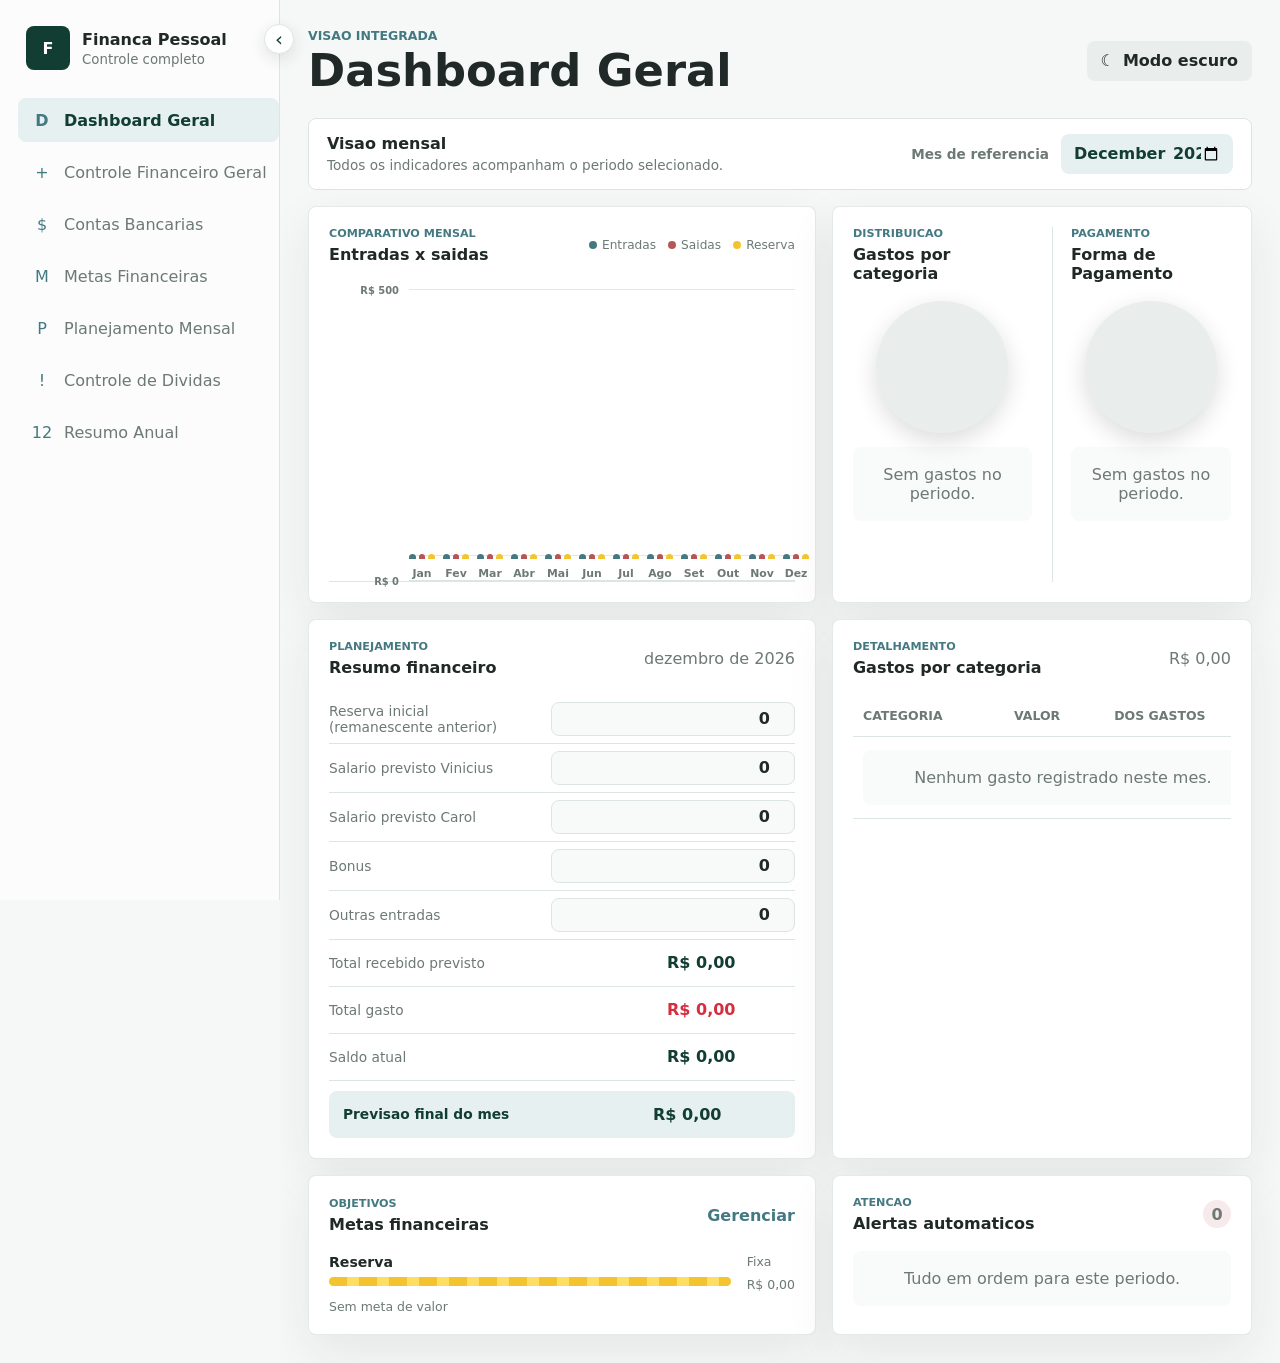
<file: index.html>
<!doctype html>
<html lang="pt-BR">
  <head>
    <meta charset="UTF-8" />
    <meta name="viewport" content="width=device-width, initial-scale=1.0" />
    <title>Financa Pessoal</title>
    <link rel="stylesheet" href="styles.css?v=20260622-10" />
  </head>
  <body>
    <div class="app-shell">
      <aside class="sidebar" aria-label="Abas da planilha">
        <button class="sidebar-toggle" id="sidebarToggle" type="button" aria-label="Recolher menu lateral" title="Recolher menu lateral">
          <span aria-hidden="true">&#8249;</span>
        </button>
        <div class="brand">
          <span class="brand-mark">F</span>
          <div>
            <strong>Financa Pessoal</strong>
            <small>Controle completo</small>
          </div>
        </div>

        <nav class="tabs" id="tabs"></nav>
      </aside>

      <main class="workspace">
        <header class="topbar">
          <div>
            <p class="eyebrow">Visao integrada</p>
            <h1 id="pageTitle">Dashboard Geral</h1>
          </div>
          <div class="top-actions">
            <button class="theme-btn" id="themeToggle" type="button" aria-pressed="false" title="Ativar modo escuro">
              <span class="theme-icon" aria-hidden="true">&#9790;</span>
              <span id="themeLabel">Modo escuro</span>
            </button>
          </div>
        </header>

        <section class="view is-active" id="dashboard" aria-labelledby="Dashboard Geral">
          <div class="dashboard-toolbar">
            <div>
              <strong>Visao mensal</strong>
              <span>Todos os indicadores acompanham o periodo selecionado.</span>
            </div>
            <label class="month-filter">
              <span>Mes de referencia</span>
              <input type="month" id="dashboardMonth" />
            </label>
          </div>

          <div class="dashboard-layout">
            <article class="panel dashboard-flow">
              <div class="panel-head">
                <div>
                  <p class="panel-kicker">Comparativo mensal</p>
                  <h2>Entradas x saidas</h2>
                </div>
                <div class="chart-legend">
                  <span><i class="legend-dot income-dot"></i>Entradas</span>
                  <span><i class="legend-dot expense-dot"></i>Saidas</span>
                  <span><i class="legend-dot reserve-dot"></i>Reserva</span>
                </div>
              </div>
              <div class="annual-bar-chart dashboard-annual-chart" id="flowChart"></div>
            </article>

            <article class="panel dashboard-pies">
              <div class="pie-block">
                <div class="panel-head">
                  <div>
                    <p class="panel-kicker">Distribuicao</p>
                    <h2>Gastos por categoria</h2>
                  </div>
                </div>
                <div class="pie-content">
                  <div class="donut-chart" id="categoryPie"><span>R$ 0</span></div>
                  <div class="pie-legend" id="categoryLegend"></div>
                </div>
              </div>
              <div class="pie-block">
                <div class="panel-head">
                  <div>
                    <p class="panel-kicker">Pagamento</p>
                    <h2>Forma de Pagamento</h2>
                  </div>
                </div>
                <div class="pie-content">
                  <div class="donut-chart" id="paymentPie"><span>R$ 0</span></div>
                  <div class="pie-legend" id="paymentLegend"></div>
                </div>
              </div>
            </article>

            <article class="panel dashboard-summary">
              <div class="panel-head">
                <div>
                  <p class="panel-kicker">Planejamento</p>
                  <h2>Resumo financeiro</h2>
                </div>
                <span id="summaryMonthLabel"></span>
              </div>
              <div class="finance-summary" id="financeSummary">
                <label class="summary-row editable">
                  <span>Reserva inicial (remanescente anterior)</span>
                  <input type="number" step="0.01" data-plan-field="previousRemainder" />
                </label>
                <label class="summary-row editable">
                  <span>Salario previsto Vinicius</span>
                  <input type="number" step="0.01" data-plan-field="viniciusSalary" />
                </label>
                <label class="summary-row editable">
                  <span>Salario previsto Carol</span>
                  <input type="number" step="0.01" data-plan-field="carolSalary" />
                </label>
                <label class="summary-row editable">
                  <span>Bonus</span>
                  <input type="number" step="0.01" data-plan-field="bonus" />
                </label>
                <label class="summary-row editable">
                  <span>Outras entradas</span>
                  <input type="number" step="0.01" data-plan-field="otherIncome" />
                </label>
                <div class="summary-row total">
                  <span>Total recebido previsto</span>
                  <strong id="summaryReceived">R$ 0,00</strong>
                </div>
                <div class="summary-row">
                  <span>Total gasto</span>
                  <strong class="negative" id="summarySpent">R$ 0,00</strong>
                </div>
                <div class="summary-row total">
                  <span>Saldo atual</span>
                  <strong id="summaryBalance">R$ 0,00</strong>
                </div>
                <div class="summary-row forecast">
                  <span>Previsao final do mes</span>
                  <strong id="summaryForecast">R$ 0,00</strong>
                </div>
              </div>
            </article>

            <article class="panel dashboard-categories">
              <div class="panel-head">
                <div>
                  <p class="panel-kicker">Detalhamento</p>
                  <h2>Gastos por categoria</h2>
                </div>
                <span id="categoryTableTotal"></span>
              </div>
              <div class="table-wrap">
                <table class="compact-table">
                  <thead>
                    <tr>
                      <th>Categoria</th>
                      <th>Valor</th>
                      <th>Dos gastos</th>
                    </tr>
                  </thead>
                  <tbody id="categoryTable"></tbody>
                </table>
              </div>
            </article>

            <article class="panel dashboard-goals">
              <div class="panel-head">
                <div>
                  <p class="panel-kicker">Objetivos</p>
                  <h2>Metas financeiras</h2>
                </div>
                <button class="text-btn" data-jump="goals" type="button">Gerenciar</button>
              </div>
              <div class="dashboard-goal-list" id="dashboardGoals"></div>
            </article>

            <article class="panel dashboard-alerts">
              <div class="panel-head">
                <div>
                  <p class="panel-kicker">Atencao</p>
                  <h2>Alertas automaticos</h2>
                </div>
                <span class="alert-count" id="alertCount">0</span>
              </div>
              <div class="dashboard-alert-list" id="dashboardAlerts"></div>
            </article>
          </div>
        </section>

        <section class="view" id="transactions">
          <article class="panel transaction-panel">
            <div class="panel-head">
              <div>
                <p class="panel-kicker">Base central</p>
                <h2>Controle Financeiro Geral</h2>
              </div>
              <span id="transactionTotal"></span>
            </div>
            <form class="smart-entry-form" id="transactionForm">
              <label>
                <span>Data</span>
                <input type="date" name="date" required />
              </label>
              <label>
                <span>Tipo</span>
                <select name="type" required>
                  <option value="expense" selected>Saida</option>
                  <option value="income">Entrada</option>
                </select>
              </label>
              <label class="field-wide">
                <span>Descricao</span>
                <input name="description" placeholder="Ex.: Compra do mes" required />
              </label>
              <label>
                <span>Categoria</span>
                <select name="category" id="transactionCategory" required>
                  <option value="" selected disabled>--</option>
                  <option value="Mercado">Mercado</option>
                  <option value="Alimenta&ccedil;&atilde;o">Alimenta&ccedil;&atilde;o</option>
                  <option value="Transporte">Transporte</option>
                  <option value="Entretenimento">Entretenimento</option>
                  <option value="Lazer">Lazer</option>
                  <option value="D&iacute;vidas">D&iacute;vidas</option>
                  <option value="Contas">Contas</option>
                  <option value="Sa&uacute;de">Sa&uacute;de</option>
                  <option value="Cuidados Pessoais">Cuidados Pessoais</option>
                  <option value="Pets">Pets</option>
                  <option value="Presentes">Presentes</option>
                  <option value="Outros">Outros</option>
                </select>
              </label>
              <label class="other-category-field is-hidden" id="otherCategoryField">
                <span>Descreva a categoria</span>
                <input name="otherCategory" id="otherCategoryInput" placeholder="Ex.: Curso" />
              </label>
              <label class="conditional-entry-field is-hidden" id="dueDateField">
                <span>Data de vencimento</span>
                <input type="date" name="dueDate" id="dueDateInput" disabled />
              </label>
              <label>
                <span>Valor total</span>
                <input type="number" name="amount" min="0.01" step="0.01" placeholder="R$ 0,00" required />
              </label>
              <label>
                <span>Forma de pagamento</span>
                <select name="payment" id="paymentSelect" required>
                  <option value="Pix">Pix</option>
                  <option value="Assa&iacute;">Assa&iacute;</option>
                  <option value="Inter">Inter</option>
                  <option value="Nubank">Nubank</option>
                  <option value="D&eacute;bito Vinicius">D&eacute;bito Vinicius</option>
                  <option value="D&eacute;bito Carol">D&eacute;bito Carol</option>
                </select>
              </label>
              <label class="conditional-entry-field is-hidden" id="installmentField">
                <span>Parcelado</span>
                <select name="installment" id="installmentSelect" required>
                  <option value="Nao">N&atilde;o</option>
                  <option value="Sim">Sim</option>
                </select>
              </label>
              <label class="conditional-entry-field is-hidden" id="installmentCountField">
                <span>Quantidade de parcelas</span>
                <input type="number" name="installmentCount" id="installmentCount" min="2" max="120" value="2" disabled required />
              </label>
              <label>
                <span>Status</span>
                <select name="status" required>
                  <option value="paid">Pago</option>
                  <option value="pending">Pendente</option>
                </select>
              </label>
              <label>
                <span>Recorrente</span>
                <select name="recurring" id="recurringSelect" required>
                  <option value="Nao">N&atilde;o</option>
                  <option value="Sim">Sim</option>
                </select>
              </label>
              <label>
                <span>Gastos por terceiro</span>
                <select name="thirdParty" id="thirdPartySelect" required>
                  <option value="Nao">N&atilde;o</option>
                  <option value="Sim">Sim</option>
                </select>
              </label>
              <label class="conditional-entry-field is-hidden" id="thirdPartyNameField">
                <span>Nome do terceiro</span>
                <select name="thirdPartyName" id="thirdPartyName" disabled>
                  <option value="Mae">M&atilde;e</option>
                  <option value="Outros">Outros</option>
                </select>
              </label>
              <div class="form-submit">
                <small id="installmentPreview">Um unico lancamento sera criado.</small>
                <button class="primary-btn" type="submit">Adicionar lancamento</button>
              </div>
            </form>
            <div class="monthly-tables" id="transactionsTable"></div>
          </article>
        </section>

        <section class="view" id="accounts">
          <div class="bank-month-toolbar">
            <div>
              <strong>Periodo dos cartoes</strong>
              <span>Os valores e gastos abaixo consideram apenas o mes selecionado.</span>
            </div>
            <label>
              <span>Mes de referencia</span>
              <input type="month" id="bankMonthFilter" />
            </label>
          </div>

          <div class="bank-summary">
            <div>
              <p class="panel-kicker">Consolidado</p>
              <h2>Resumo geral bancario</h2>
            </div>
            <span>Atualizado automaticamente pelos lancamentos pagos</span>
            <div class="bank-summary-metrics bank-summary-single">
              <div><small>Saldo final</small><strong class="negative" id="accountsTotal">R$ 0,00</strong></div>
            </div>
          </div>

          <div class="bank-cards" id="accountsCards">
            <div class="bank-card-column">
              <article class="bank-card bank-assai" data-bank-card="Assai">
                <button class="bank-menu-button" data-bank-menu="Assai" type="button" aria-label="Opcoes do cartao Assai" title="Mais opcoes">&#8942;</button>
                <div class="bank-card-head">
                  <span class="bank-monogram">A</span>
                  <div><p>Cartao de credito</p><h2>Assa&iacute;</h2></div>
                </div>
                <div class="bank-card-balance"><span>Saldo final</span><strong data-bank-balance>R$ 0,00</strong></div>
                <div class="bank-card-dates">
                  <div><span>Fechamento do cartao</span><strong data-bank-closing-date>--/--/--</strong></div>
                  <div><span>Vencimento da fatura</span><strong data-bank-due-date>--/--/--</strong></div>
                </div>
              </article>
              <label class="bank-invoice-status">
                <span>Status da fatura</span>
                <select data-bank-invoice-status="Assai">
                  <option value="pending">Pendente</option>
                  <option value="paid">Pago</option>
                </select>
              </label>
              <details class="bank-expense-details" data-bank-details="Assai">
                <summary><span>Gastos no Assa&iacute;</span><strong data-bank-expense-count>0</strong></summary>
                <div class="bank-expense-list" data-bank-expense-list></div>
              </details>
            </div>

            <div class="bank-card-column">
              <article class="bank-card bank-inter" data-bank-card="Inter">
                <button class="bank-menu-button" data-bank-menu="Inter" type="button" aria-label="Opcoes do cartao Inter" title="Mais opcoes">&#8942;</button>
                <div class="bank-card-head">
                  <span class="bank-monogram">I</span>
                  <div><p>Cartao de credito</p><h2>Inter</h2></div>
                </div>
                <div class="bank-card-balance"><span>Saldo final</span><strong data-bank-balance>R$ 0,00</strong></div>
                <div class="bank-card-dates">
                  <div><span>Fechamento do cartao</span><strong data-bank-closing-date>--/--/--</strong></div>
                  <div><span>Vencimento da fatura</span><strong data-bank-due-date>--/--/--</strong></div>
                </div>
              </article>
              <label class="bank-invoice-status">
                <span>Status da fatura</span>
                <select data-bank-invoice-status="Inter">
                  <option value="pending">Pendente</option>
                  <option value="paid">Pago</option>
                </select>
              </label>
              <details class="bank-expense-details" data-bank-details="Inter">
                <summary><span>Gastos no Inter</span><strong data-bank-expense-count>0</strong></summary>
                <div class="bank-expense-list" data-bank-expense-list></div>
              </details>
            </div>

            <div class="bank-card-column">
              <article class="bank-card bank-nubank" data-bank-card="Nubank">
                <button class="bank-menu-button" data-bank-menu="Nubank" type="button" aria-label="Opcoes do cartao Nubank" title="Mais opcoes">&#8942;</button>
                <div class="bank-card-head">
                  <span class="bank-monogram">N</span>
                  <div><p>Cartao de credito</p><h2>Nubank</h2></div>
                </div>
                <div class="bank-card-balance"><span>Saldo final</span><strong data-bank-balance>R$ 0,00</strong></div>
                <div class="bank-card-dates">
                  <div><span>Fechamento do cartao</span><strong data-bank-closing-date>--/--/--</strong></div>
                  <div><span>Vencimento da fatura</span><strong data-bank-due-date>--/--/--</strong></div>
                </div>
              </article>
              <label class="bank-invoice-status">
                <span>Status da fatura</span>
                <select data-bank-invoice-status="Nubank">
                  <option value="pending">Pendente</option>
                  <option value="paid">Pago</option>
                </select>
              </label>
              <details class="bank-expense-details" data-bank-details="Nubank">
                <summary><span>Gastos no Nubank</span><strong data-bank-expense-count>0</strong></summary>
                <div class="bank-expense-list" data-bank-expense-list></div>
              </details>
            </div>
          </div>

        </section>

        <section class="view" id="goals">
          <div class="goals-layout">
            <div class="goals-main">
              <article class="panel">
                <div class="panel-head">
                  <div>
                    <p class="panel-kicker">Objetivos</p>
                    <h2>Metas financeiras</h2>
                  </div>
                  <span id="goalsTotal"></span>
                </div>
                <div class="table-wrap">
                  <table class="goals-table">
                    <thead>
                      <tr>
                        <th>Nome da meta</th>
                        <th>Valor alvo</th>
                        <th>Valor atual</th>
                        <th>Depositado no ultimo mes</th>
                        <th>Progresso</th>
                        <th>Barra visual</th>
                        <th></th>
                      </tr>
                    </thead>
                    <tbody id="goalList"></tbody>
                  </table>
                </div>
              </article>

              <article class="panel goal-movement-panel">
                <div class="panel-head">
                  <div>
                    <p class="panel-kicker">Movimentacao</p>
                    <h2>Adicionar valor para metas</h2>
                  </div>
                  <span>Atualiza o progresso automaticamente</span>
                </div>
                <form class="goal-movement-form" id="goalMovementForm">
                  <label>
                    <span>Meta</span>
                    <select name="goalId" id="goalMovementSelect" required></select>
                  </label>
                  <label>
                    <span>Movimento</span>
                    <select name="operation" required>
                      <option value="add">Adicionar valor</option>
                      <option value="remove">Retirar valor</option>
                    </select>
                  </label>
                  <label>
                    <span>Valor</span>
                    <input type="number" name="amount" min="0.01" step="0.01" placeholder="R$ 0,00" required />
                  </label>
                  <label>
                    <span>Quem adicionou</span>
                    <select name="person" required>
                      <option value="Carol">Carol</option>
                      <option value="Vinicius">Vinicius</option>
                    </select>
                  </label>
                  <label>
                    <span>Data</span>
                    <input type="date" name="date" id="goalMovementDate" required />
                  </label>
                  <div class="new-goal-fields is-hidden" id="newGoalFields">
                    <label>
                      <span>Nome da nova meta</span>
                      <input name="newGoalName" placeholder="Ex.: Reforma" />
                    </label>
                    <label>
                      <span>Valor alvo</span>
                      <input type="number" name="newGoalTarget" min="1" step="0.01" placeholder="R$ 0,00" />
                    </label>
                  </div>
                  <button class="primary-btn" type="submit">Salvar movimento</button>
                </form>
              </article>
            </div>

            <aside class="wishlist-panel" id="wishlistPanel">
              <button class="wishlist-collapse-button" id="wishlistCollapseButton" type="button" aria-label="Minimizar wishlist" title="Minimizar wishlist">&gt;</button>
              <div class="wishlist-collapsed-label" aria-hidden="true">
                <span>W</span><span>I</span><span>S</span><span>H</span><span>L</span><span>I</span><span>S</span><span>T</span>
              </div>
              <div class="wishlist-content">
              <div class="panel-head">
                <div>
                  <p class="panel-kicker">Desejos</p>
                  <h2>Wishlist</h2>
                </div>
                <span id="wishlistCount">0 itens</span>
              </div>

              <details class="wishlist-add">
                <summary>Adicionar item</summary>
                <form id="wishlistForm">
                  <input type="hidden" name="id" />
                  <label>
                    <span>Objetivo</span>
                    <input name="objective" placeholder="Ex.: Notebook" required />
                  </label>
                  <label>
                    <span>Valor</span>
                    <input type="number" name="value" min="0" step="0.01" placeholder="Opcional" />
                  </label>
                  <label>
                    <span>Responsavel</span>
                    <select name="responsible" required>
                      <option value="Carol">Carol</option>
                      <option value="Vinicius">Vinicius</option>
                    </select>
                  </label>
                  <label>
                    <span>Link do site</span>
                    <input type="url" name="link" placeholder="https://..." />
                  </label>
                  <label>
                    <span>Foto (URL)</span>
                    <input type="url" name="photo" placeholder="https://..." />
                  </label>
                  <button class="primary-btn" type="submit">Salvar item</button>
                </form>
              </details>

              <div class="wishlist-list" id="wishlistList"></div>
              </div>
            </aside>
          </div>
        </section>

        <section class="view" id="planning">
          <article class="panel">
            <div class="panel-head">
              <div>
                <p class="panel-kicker">Orcamento</p>
                <h2>Planejamento mensal</h2>
              </div>
              <label class="planning-month-filter">
                <span>Mes de referencia</span>
                <input type="month" id="planningMonthFilter" />
              </label>
            </div>
            <div class="planning-summary">
              <div><span>Total planejado</span><strong id="budgetPlannedTotal">R$ 0,00</strong></div>
              <div><span>Total realizado</span><strong id="budgetRealizedTotal">R$ 0,00</strong></div>
              <div><span>Diferença</span><strong id="budgetDifferenceTotal">R$ 0,00</strong></div>
            </div>
            <form class="entry-form compact planning-entry" id="budgetForm">
              <select name="category" id="budgetCategorySelect" required></select>
              <input type="number" name="planned" min="0" step="0.01" placeholder="Valor planejado" required />
              <button class="primary-btn" type="submit">Adicionar planejamento</button>
            </form>
            <div class="table-wrap">
              <table class="planning-table">
                <thead>
                  <tr>
                    <th>Categoria</th>
                    <th>Valor planejado</th>
                    <th>Valor realizado</th>
                    <th>Diferença</th>
                    <th>Consumo</th>
                    <th>Status</th>
                    <th></th>
                  </tr>
                </thead>
                <tbody id="budgetTable"></tbody>
              </table>
            </div>
          </article>
        </section>

        <section class="view" id="debts">
          <article class="panel debt-panel">
            <div class="panel-head">
              <div>
                <p class="panel-kicker">Compromissos</p>
                <h2>Controle de dividas</h2>
              </div>
              <span id="debtTotal"></span>
            </div>
            <form class="debt-entry-form" id="debtForm">
              <label>
                <span>Nome da divida</span>
                <input name="name" placeholder="Ex.: Financiamento" required />
              </label>
              <label>
                <span>Para quem devemos pagar</span>
                <input name="creditor" placeholder="Credor" required />
              </label>
              <label>
                <span>Valor total</span>
                <input type="number" name="total" min="0.01" step="0.01" required />
              </label>
              <label>
                <span>Numero de parcelas</span>
                <input type="number" name="installmentCount" min="1" max="600" required />
              </label>
              <label>
                <span>Parcela atual</span>
                <input type="number" name="currentInstallment" min="0" value="0" required />
              </label>
              <label>
                <span>Primeira parcela</span>
                <input type="date" name="startDate" required />
              </label>
              <button class="primary-btn" type="submit">Adicionar divida</button>
            </form>
            <div class="table-wrap">
              <table class="debt-table">
                <thead>
                  <tr>
                    <th>Nome da divida</th>
                    <th>Para quem pagar</th>
                    <th>Valor total</th>
                    <th>Numero de parcelas</th>
                    <th>Parcela atual</th>
                    <th>Valor da parcela</th>
                    <th>Valor pago atual</th>
                    <th>Previsao de quitacao</th>
                  </tr>
                </thead>
                <tbody id="debtCards"></tbody>
              </table>
            </div>
          </article>
        </section>

        <section class="view" id="annual">
          <div class="annual-toolbar">
            <div>
              <strong>Visao anual consolidada</strong>
              <span>Entradas, saidas e evolucao financeira do periodo.</span>
            </div>
            <label>
              <span>Ano de referencia</span>
              <select id="annualYearFilter"></select>
            </label>
          </div>

          <div class="annual-summary-grid">
            <article class="annual-metric">
              <span>Total de entradas</span>
              <strong class="positive" id="annualIncomeTotal">R$ 0,00</strong>
              <small>Receitas registradas no ano</small>
            </article>
            <article class="annual-metric">
              <span>Total de saidas</span>
              <strong class="negative" id="annualExpenseTotal">R$ 0,00</strong>
              <small>Despesas registradas no ano</small>
            </article>
            <article class="annual-metric">
              <span>Metas atingidas</span>
              <strong id="annualGoalsReached">0</strong>
              <small id="annualGoalsCaption">Nenhuma meta cadastrada</small>
            </article>
          </div>

          <div class="annual-charts-grid">
            <article class="panel">
              <div class="panel-head">
                <div>
                  <p class="panel-kicker">Comparativo mensal</p>
                  <h2>Entradas x saidas</h2>
                </div>
                <div class="chart-legend">
                  <span><i class="legend-dot income-dot"></i>Entradas</span>
                  <span><i class="legend-dot expense-dot"></i>Saidas</span>
                </div>
              </div>
              <div class="annual-bar-chart" id="annualBarChart"></div>
            </article>

            <article class="panel">
              <div class="panel-head">
                <div>
                  <p class="panel-kicker">Patrimonio</p>
                  <h2>Evolucao do saldo acumulado</h2>
                </div>
                <strong id="annualFinalBalance">R$ 0,00</strong>
              </div>
              <div class="annual-line-chart" id="annualLineChart"></div>
            </article>
          </div>

          <article class="panel annual-table-panel">
            <div class="panel-head">
              <div>
                <p class="panel-kicker">Detalhamento</p>
                <h2>Resumo mensal</h2>
              </div>
              <span id="annualYear"></span>
            </div>
            <div class="table-wrap">
              <table>
                <thead>
                  <tr>
                    <th>Mes</th>
                    <th>Receitas</th>
                    <th>Despesas</th>
                    <th>Resultado</th>
                    <th>Economia</th>
                  </tr>
                </thead>
                <tbody id="annualTable"></tbody>
              </table>
            </div>
          </article>
        </section>
      </main>
    </div>

    <div class="row-action-menu" id="rowActionMenu" hidden>
      <button type="button" data-row-action="edit">Editar</button>
      <button type="button" data-row-action="remove">Remover</button>
      <button class="danger-option" type="button" data-row-action="remove-recurring">Remover recorrente</button>
    </div>

    <div class="row-action-menu" id="goalActionMenu" hidden>
      <button type="button" data-goal-action="edit">Editar</button>
      <button class="danger-option" type="button" data-goal-action="remove">Remover</button>
    </div>

    <div class="row-action-menu" id="budgetActionMenu" hidden>
      <button type="button" data-budget-action="edit">Editar</button>
      <button class="danger-option" type="button" data-budget-action="remove">Remover</button>
    </div>

    <div class="row-action-menu" id="bankActionMenu" hidden>
      <button type="button" data-bank-action="edit">Editar</button>
    </div>

    <dialog class="edit-dialog goal-edit-dialog" id="editBudgetDialog">
      <form method="dialog" id="editBudgetForm">
        <div class="dialog-head">
          <div>
            <p class="panel-kicker">Planejamento</p>
            <h2>Editar planejamento</h2>
          </div>
          <button class="dialog-close" type="button" data-close-budget-dialog aria-label="Fechar">&times;</button>
        </div>
        <input type="hidden" name="id" />
        <div class="edit-form-grid">
          <label class="field-wide">
            <span>Categoria</span>
            <select name="category" id="editBudgetCategory" required></select>
          </label>
          <label class="field-wide">
            <span>Valor planejado</span>
            <input type="number" name="planned" min="0" step="0.01" required />
          </label>
        </div>
        <div class="dialog-actions">
          <button class="ghost-btn" type="button" data-close-budget-dialog>Cancelar</button>
          <button class="primary-btn" type="submit">Salvar alteracoes</button>
        </div>
      </form>
    </dialog>

    <dialog class="edit-dialog goal-edit-dialog" id="editGoalDialog">
      <form method="dialog" id="editGoalForm">
        <div class="dialog-head">
          <div>
            <p class="panel-kicker">Meta financeira</p>
            <h2>Editar meta</h2>
          </div>
          <button class="dialog-close" type="button" data-close-goal-dialog aria-label="Fechar">&times;</button>
        </div>
        <input type="hidden" name="id" />
        <div class="edit-form-grid">
          <label class="field-wide">
            <span>Nome da meta</span>
            <input name="name" required />
          </label>
          <label class="field-wide">
            <span>Valor da meta</span>
            <input type="number" name="target" min="1" step="0.01" required />
          </label>
        </div>
        <div class="dialog-actions">
          <button class="ghost-btn" type="button" data-close-goal-dialog>Cancelar</button>
          <button class="primary-btn" type="submit">Salvar alteracoes</button>
        </div>
      </form>
    </dialog>

    <dialog class="edit-dialog" id="editTransactionDialog">
      <form method="dialog" id="editTransactionForm">
        <div class="dialog-head">
          <div>
            <p class="panel-kicker">Lancamento</p>
            <h2>Editar registro</h2>
          </div>
          <button class="dialog-close" type="button" data-close-dialog aria-label="Fechar">&times;</button>
        </div>
        <input type="hidden" name="id" />
        <div class="edit-form-grid">
          <label>
            <span>Data</span>
            <input type="date" name="date" required />
          </label>
          <label>
            <span>Tipo</span>
            <select name="type" required>
              <option value="income">Entrada</option>
              <option value="expense">Saida</option>
            </select>
          </label>
          <label class="field-wide">
            <span>Descricao</span>
            <input name="description" required />
          </label>
          <label>
            <span>Categoria</span>
            <input name="category" required />
          </label>
          <label class="conditional-entry-field is-hidden" id="editDueDateField">
            <span>Data de vencimento</span>
            <input type="date" name="dueDate" id="editDueDateInput" disabled />
          </label>
          <label>
            <span>Valor</span>
            <input type="number" name="amount" min="0.01" step="0.01" required />
          </label>
          <label>
            <span>Forma de pagamento</span>
            <select name="payment" required>
              <option value="Pix">Pix</option>
              <option value="Assa&iacute;">Assa&iacute;</option>
              <option value="Inter">Inter</option>
              <option value="Nubank">Nubank</option>
              <option value="D&eacute;bito Vinicius">D&eacute;bito Vinicius</option>
              <option value="D&eacute;bito Carol">D&eacute;bito Carol</option>
            </select>
          </label>
          <label>
            <span>Status</span>
            <select name="status" required>
              <option value="paid">Pago</option>
              <option value="pending">Pendente</option>
            </select>
          </label>
          <label>
            <span>Recorrente</span>
            <select name="recurring" required>
              <option value="Nao">N&atilde;o</option>
              <option value="Sim">Sim</option>
            </select>
          </label>
          <label>
            <span>Gastos por terceiro</span>
            <select name="thirdParty" id="editThirdPartySelect" required>
              <option value="Nao">N&atilde;o</option>
              <option value="Sim">Sim</option>
            </select>
          </label>
          <label class="conditional-entry-field is-hidden" id="editThirdPartyNameField">
            <span>Nome do terceiro</span>
            <select name="thirdPartyName" id="editThirdPartyName" disabled>
              <option value="Mae">M&atilde;e</option>
              <option value="Outros">Outros</option>
            </select>
          </label>
        </div>
        <p class="edit-scope-note" id="editScopeNote">
          Escolha como aplicar as alteracoes nesta serie.
        </p>
        <div class="dialog-actions">
          <button class="ghost-btn" type="button" data-close-dialog>Cancelar</button>
          <button class="ghost-btn series-save-button" type="submit" data-edit-scope="future">Salvar deste mes em diante</button>
          <button class="primary-btn series-save-button" type="submit" data-edit-scope="all">Salvar em toda a serie</button>
          <button class="primary-btn single-save-button" type="submit" data-edit-scope="single">Salvar alteracoes</button>
        </div>
      </form>
    </dialog>

    <dialog class="edit-dialog bank-edit-dialog" id="editBankDialog">
      <form method="dialog" id="editBankForm">
        <div class="dialog-head">
          <div>
            <p class="panel-kicker">Cartao de credito</p>
            <h2>Editar ciclo da fatura</h2>
          </div>
          <button class="dialog-close" type="button" data-close-bank-dialog aria-label="Fechar">&times;</button>
        </div>
        <input type="hidden" name="bank" />
        <input type="hidden" name="referenceMonth" />
        <div class="edit-form-grid">
          <label>
            <span>Data de fechamento</span>
            <input type="date" name="closingDate" required />
          </label>
          <label>
            <span>Data de vencimento</span>
            <input type="date" name="dueDate" required />
          </label>
        </div>
        <div class="dialog-actions">
          <button class="ghost-btn" type="button" data-close-bank-dialog>Cancelar</button>
          <button class="primary-btn" type="submit">Salvar alteracoes</button>
        </div>
      </form>
    </dialog>

    <script src="app.js?v=20260622-18"></script>
  </body>
</html>
</file>
<file: styles.css>
:root {
  --ice: #f6f8f7;
  --soft-gray: #e9eeec;
  --panel: #ffffff;
  --graphite: #202927;
  --muted: #6c7975;
  --green: #123d33;
  --green-2: #1f5f4f;
  --petrol: #447982;
  --petrol-soft: #e7f0f1;
  --red: #b75555;
  --red-soft: #f7eaea;
  --line: #dde5e2;
  --shadow: 0 18px 50px rgba(32, 41, 39, 0.08);
}

* {
  box-sizing: border-box;
}

body {
  margin: 0;
  min-height: 100vh;
  color: var(--graphite);
  background: var(--ice);
  font-family: Inter, ui-sans-serif, system-ui, -apple-system, BlinkMacSystemFont, "Segoe UI", sans-serif;
}

button,
input,
select {
  font: inherit;
}

button {
  cursor: pointer;
}

.app-shell {
  display: grid;
  grid-template-columns: 280px 1fr;
  min-height: 100vh;
  transition: grid-template-columns 180ms ease;
}

.sidebar {
  position: sticky;
  top: 0;
  height: 100vh;
  padding: 26px 18px;
  background: #fbfcfb;
  border-right: 1px solid var(--line);
  transition: padding 180ms ease;
}

.sidebar-toggle {
  position: absolute;
  z-index: 5;
  top: 24px;
  right: -15px;
  display: grid;
  place-items: center;
  width: 30px;
  height: 30px;
  padding: 0;
  border: 1px solid var(--line);
  border-radius: 50%;
  color: var(--green);
  background: var(--panel);
  box-shadow: 0 5px 16px rgba(32, 41, 39, 0.12);
  font-size: 1.25rem;
  line-height: 1;
}

.brand {
  display: flex;
  align-items: center;
  gap: 12px;
  padding: 0 8px 28px;
}

.brand-mark {
  display: grid;
  place-items: center;
  width: 44px;
  height: 44px;
  border-radius: 8px;
  color: #fff;
  background: var(--green);
  font-weight: 800;
  flex: 0 0 auto;
}

.brand strong,
.brand small {
  display: block;
}

.brand small {
  color: var(--muted);
  margin-top: 3px;
}

.tabs {
  display: grid;
  gap: 8px;
}

.tab-btn {
  display: flex;
  align-items: center;
  gap: 10px;
  width: 100%;
  min-height: 44px;
  padding: 11px 12px;
  border: 0;
  border-radius: 8px;
  color: var(--muted);
  background: transparent;
  text-align: left;
}

.tab-btn span {
  overflow: hidden;
  text-overflow: ellipsis;
  white-space: nowrap;
}

.tab-btn::before {
  content: attr(data-icon);
  display: grid;
  place-items: center;
  width: 24px;
  color: var(--petrol);
}

.tab-btn.is-active {
  color: var(--green);
  background: var(--petrol-soft);
  font-weight: 700;
}

.workspace {
  padding: 28px;
  overflow: hidden;
}

.topbar {
  display: flex;
  justify-content: space-between;
  gap: 20px;
  align-items: center;
  margin-bottom: 24px;
}

.eyebrow {
  margin: 0 0 6px;
  color: var(--petrol);
  font-size: 0.78rem;
  font-weight: 800;
  letter-spacing: 0;
  text-transform: uppercase;
}

h1,
h2,
p {
  margin-top: 0;
}

h1 {
  margin-bottom: 0;
  font-size: clamp(1.8rem, 4vw, 2.8rem);
  line-height: 1;
  letter-spacing: 0;
}

h2 {
  margin-bottom: 0;
  font-size: 1rem;
}

.top-actions,
.panel-head {
  display: flex;
  align-items: center;
  justify-content: space-between;
  gap: 12px;
}

.primary-btn,
.ghost-btn,
.theme-btn,
.text-btn,
.danger-btn {
  min-height: 40px;
  border: 0;
  border-radius: 8px;
  padding: 0 14px;
  font-weight: 750;
}

.theme-btn {
  display: inline-flex;
  align-items: center;
  gap: 8px;
  color: var(--graphite);
  background: var(--soft-gray);
}

.theme-icon {
  font-size: 1rem;
  line-height: 1;
}

body.dark-mode {
  --ice: #111614;
  --soft-gray: #29312e;
  --panel: #1b211f;
  --graphite: #edf2f0;
  --muted: #a9b5b1;
  --green: #8bc7b5;
  --green-2: #77d0b4;
  --petrol: #76aeb5;
  --petrol-soft: #253a3b;
  --red: #ef8b8b;
  --red-soft: #462a2a;
  --line: #35403c;
  --shadow: 0 18px 50px rgba(0, 0, 0, 0.26);
}

body.dark-mode .sidebar,
body.dark-mode .tab-btn,
body.dark-mode input,
body.dark-mode select,
body.dark-mode .edit-dialog,
body.dark-mode .row-action-menu,
body.dark-mode .wishlist-panel,
body.dark-mode .wishlist-item,
body.dark-mode .wishlist-add,
body.dark-mode .bank-expense-details,
body.dark-mode .monthly-table-section,
body.dark-mode .month-tab,
body.dark-mode .dashboard-toolbar,
body.dark-mode .bank-summary,
body.dark-mode .bank-month-toolbar {
  background-color: var(--panel);
  color: var(--graphite);
}

body.dark-mode .sidebar {
  border-color: var(--line);
}

body.dark-mode .tab-btn.is-active,
body.dark-mode .month-tab.is-active,
body.dark-mode .primary-btn,
body.dark-mode .brand-mark {
  color: #10201b;
  background: #8bc7b5;
}

body.dark-mode .ghost-btn,
body.dark-mode .theme-btn,
body.dark-mode .dialog-close,
body.dark-mode .month-tabs-arrow {
  color: var(--graphite);
  background: var(--soft-gray);
}

body.dark-mode .metric-card,
body.dark-mode .panel,
body.dark-mode .mini-card {
  background: var(--panel);
  border-color: var(--line);
}

body.dark-mode th,
body.dark-mode .finance-table th {
  background: #222a27;
}

body.dark-mode tbody tr:hover {
  background: #222a27;
}

body.dark-mode .monthly-table-head,
body.dark-mode .summary-row input,
body.dark-mode .smart-entry-form,
body.dark-mode .debt-entry-form,
body.dark-mode .new-goal-fields,
body.dark-mode .planning-summary > div,
body.dark-mode .bank-summary-metrics > div,
body.dark-mode .empty-state,
body.dark-mode .action-list li,
body.dark-mode .goal-item,
body.dark-mode .dashboard-alert-item {
  background: #222a27;
}

body.dark-mode .wishlist-image {
  background: #252d2a;
}

body.dark-mode .status-select.paid {
  color: #b9ead9;
  background: #26463b;
}

body.dark-mode .budget-row-near {
  background: #332f1f;
}

body.dark-mode .budget-row-over {
  background: #352323;
}

.primary-btn {
  color: #fff;
  background: var(--green);
}

.ghost-btn {
  color: var(--green);
  background: var(--soft-gray);
}

.text-btn {
  color: var(--petrol);
  background: transparent;
  padding: 0;
}

.danger-btn {
  min-height: 32px;
  color: var(--red);
  background: var(--red-soft);
}

.view {
  display: none;
}

.view.is-active {
  display: block;
}

.summary-grid,
.dashboard-grid,
.cards-grid {
  display: grid;
  gap: 16px;
}

.summary-grid {
  grid-template-columns: repeat(4, minmax(0, 1fr));
  margin-bottom: 16px;
}

.dashboard-grid {
  grid-template-columns: repeat(3, minmax(0, 1fr));
}

.dashboard-toolbar {
  display: flex;
  align-items: center;
  justify-content: space-between;
  gap: 20px;
  min-height: 72px;
  margin-bottom: 16px;
  padding: 14px 18px;
  background: var(--panel);
  border: 1px solid var(--line);
  border-radius: 8px;
}

.dashboard-toolbar strong,
.dashboard-toolbar span {
  display: block;
}

.dashboard-toolbar span {
  margin-top: 4px;
  color: var(--muted);
  font-size: 0.85rem;
}

.month-filter {
  display: flex;
  align-items: center;
  gap: 12px;
}

.month-filter span {
  margin: 0;
  font-weight: 700;
}

.month-filter input {
  width: 172px;
  color: var(--green);
  font-weight: 800;
  background: var(--petrol-soft);
  border-color: transparent;
}

.dashboard-layout {
  display: grid;
  grid-template-columns: minmax(0, 1.25fr) minmax(420px, 0.9fr);
  grid-template-areas:
    "flow pies"
    "summary categories"
    "goals alerts";
  gap: 16px;
  align-items: stretch;
}

.dashboard-flow {
  grid-area: flow;
}

.dashboard-pies {
  grid-area: pies;
  display: grid;
  grid-template-columns: repeat(2, minmax(0, 1fr));
  gap: 20px;
}

.dashboard-summary {
  grid-area: summary;
}

.dashboard-categories {
  grid-area: categories;
}

.dashboard-goals {
  grid-area: goals;
}

.dashboard-alerts {
  grid-area: alerts;
}

.panel-kicker {
  margin: 0 0 5px;
  color: var(--petrol);
  font-size: 0.7rem;
  font-weight: 850;
  text-transform: uppercase;
}

.chart-legend {
  display: flex;
  flex-wrap: wrap;
  gap: 12px;
  color: var(--muted);
  font-size: 0.76rem;
}

.chart-legend span {
  display: inline-flex;
  align-items: center;
  gap: 5px;
}

.legend-dot {
  width: 8px;
  height: 8px;
  border-radius: 50%;
}

.income-dot {
  background: var(--petrol);
}

.expense-dot {
  background: var(--red);
}

.reserve-dot {
  background: #f4c430;
}

.comparison-chart {
  display: grid;
  grid-template-columns: repeat(5, minmax(48px, 1fr));
  align-items: end;
  gap: 14px;
  min-height: 225px;
  padding-top: 12px;
  border-bottom: 1px solid var(--line);
}

.comparison-group {
  display: grid;
  grid-template-rows: 1fr auto;
  gap: 9px;
  height: 205px;
  text-align: center;
}

.comparison-bars {
  display: flex;
  align-items: flex-end;
  justify-content: center;
  gap: 5px;
  min-height: 170px;
}

.comparison-bar {
  position: relative;
  width: min(24px, 38%);
  min-height: 3px;
  border-radius: 5px 5px 0 0;
  background: var(--petrol);
}

.comparison-bar.expense {
  background: var(--red);
}

.comparison-bar:hover::after {
  content: attr(data-value);
  position: absolute;
  left: 50%;
  bottom: calc(100% + 7px);
  z-index: 2;
  transform: translateX(-50%);
  padding: 5px 7px;
  border-radius: 6px;
  color: #fff;
  background: var(--graphite);
  font-size: 0.68rem;
  white-space: nowrap;
}

.comparison-group > span {
  color: var(--muted);
  font-size: 0.74rem;
  font-weight: 750;
}

.pie-block + .pie-block {
  padding-left: 18px;
  border-left: 1px solid var(--line);
}

.pie-content {
  display: grid;
  justify-items: center;
  gap: 14px;
}

.donut-chart {
  position: relative;
  width: 132px;
  height: 132px;
  border-radius: 50%;
  background: conic-gradient(var(--soft-gray) 0 100%);
  box-shadow: 0 8px 24px rgba(0, 0, 0, 0.14);
}

.donut-chart::before {
  display: none;
}

.donut-chart span {
  display: none;
}

.pie-legend {
  display: grid;
  gap: 7px;
  width: 100%;
}

.pie-legend-row {
  display: grid;
  grid-template-columns: 8px minmax(0, 1fr) auto;
  align-items: center;
  gap: 7px;
  color: var(--muted);
  font-size: 0.72rem;
}

.pie-legend-row i {
  width: 8px;
  height: 8px;
  border-radius: 2px;
}

.pie-legend-row strong {
  color: var(--graphite);
  font-size: 0.72rem;
}

.finance-summary {
  display: grid;
}

.summary-row {
  display: grid;
  grid-template-columns: minmax(0, 1fr) minmax(128px, auto);
  align-items: center;
  gap: 16px;
  min-height: 47px;
  padding: 7px 0;
  border-bottom: 1px solid var(--line);
}

.summary-row > span {
  color: var(--muted);
  font-size: 0.86rem;
}

.summary-row input {
  min-height: 34px;
  padding: 0 9px;
  text-align: right;
  font-weight: 750;
  background: #f8faf9;
}

.summary-row.total strong {
  color: var(--green);
}

.summary-row.forecast {
  margin-top: 10px;
  padding: 14px;
  border: 0;
  border-radius: 8px;
  background: var(--petrol-soft);
}

.summary-row.forecast span,
.summary-row.forecast strong {
  color: var(--green);
  font-weight: 850;
}

.compact-table {
  min-width: 420px;
}

.category-share {
  display: flex;
  align-items: center;
  gap: 8px;
}

.category-share-track {
  flex: 1;
  min-width: 48px;
  height: 6px;
  border-radius: 999px;
  background: var(--soft-gray);
  overflow: hidden;
}

.category-share-track span {
  display: block;
  height: 100%;
  border-radius: inherit;
  background: var(--petrol);
}

.dashboard-goal-list,
.dashboard-alert-list {
  display: grid;
  gap: 11px;
}

.dashboard-goal-item {
  display: grid;
  grid-template-columns: minmax(0, 1fr) auto;
  gap: 7px 16px;
}

.dashboard-goal-item strong {
  font-size: 0.88rem;
}

.dashboard-goal-item > span {
  color: var(--muted);
  font-size: 0.78rem;
}

.dashboard-goal-item .progress {
  grid-column: 1 / -1;
  margin: 0;
}

.alert-count {
  display: grid;
  place-items: center;
  min-width: 28px;
  height: 28px;
  border-radius: 50%;
  color: var(--red);
  background: var(--red-soft);
  font-weight: 850;
}

.dashboard-alert-item {
  display: grid;
  grid-template-columns: 34px minmax(0, 1fr);
  gap: 11px;
  align-items: center;
  padding: 11px;
  border-radius: 8px;
  background: #f9fbfa;
}

.dashboard-alert-item.warn {
  background: var(--red-soft);
}

.alert-icon {
  display: grid;
  place-items: center;
  width: 34px;
  height: 34px;
  border-radius: 50%;
  color: var(--red);
  background: #fff;
  font-weight: 900;
}

.dashboard-alert-item strong,
.dashboard-alert-item span {
  display: block;
}

.dashboard-alert-item strong {
  margin-bottom: 3px;
  font-size: 0.82rem;
}

.dashboard-alert-item span {
  color: var(--muted);
  font-size: 0.74rem;
}

.empty-state {
  padding: 18px;
  border-radius: 8px;
  color: var(--muted);
  background: #f9fbfa;
  text-align: center;
}

.metric-card,
.panel,
.mini-card {
  background: var(--panel);
  border: 1px solid rgba(221, 229, 226, 0.8);
  border-radius: 8px;
  box-shadow: var(--shadow);
}

.metric-card {
  padding: 20px;
}

.metric-card span,
.metric-card small,
.panel-head span,
.muted {
  color: var(--muted);
}

.metric-card strong {
  display: block;
  margin: 10px 0 7px;
  font-size: 1.65rem;
}

.metric-card.alert strong,
.negative {
  color: #d52f3f;
  font-weight: 800;
}

.app-shell.sidebar-is-collapsed {
  grid-template-columns: 78px 1fr;
}

.app-shell.sidebar-is-collapsed .sidebar {
  padding-inline: 10px;
}

.app-shell.sidebar-is-collapsed .brand {
  justify-content: center;
  padding-inline: 0;
}

.app-shell.sidebar-is-collapsed .brand > div,
.app-shell.sidebar-is-collapsed .tab-btn span {
  display: none;
}

.app-shell.sidebar-is-collapsed .tab-btn {
  justify-content: center;
  gap: 0;
  padding-inline: 0;
}

.app-shell.sidebar-is-collapsed .tab-btn::before {
  width: 32px;
}

.positive {
  color: #087a54;
  font-weight: 800;
}

.panel {
  padding: 20px;
}

.panel.wide {
  grid-column: span 2;
}

.panel-head {
  margin-bottom: 18px;
}

.bar-chart {
  display: grid;
  gap: 12px;
}

.bar-row {
  display: grid;
  grid-template-columns: 58px 1fr 110px;
  align-items: center;
  gap: 12px;
  color: var(--muted);
}

.bar-track {
  height: 12px;
  overflow: hidden;
  border-radius: 999px;
  background: var(--soft-gray);
}

.bar-fill {
  height: 100%;
  border-radius: inherit;
  background: var(--petrol);
}

.bar-fill.expense {
  background: var(--red);
}

.health-ring {
  display: grid;
  place-items: center;
  width: 172px;
  height: 172px;
  margin: 6px auto 18px;
  border-radius: 50%;
  background: conic-gradient(var(--green) 0deg, var(--soft-gray) 0deg);
}

.health-ring span {
  display: grid;
  place-items: center;
  width: 128px;
  height: 128px;
  border-radius: 50%;
  background: #fff;
  font-size: 1.7rem;
  font-weight: 850;
}

.action-list,
.goal-list {
  display: grid;
  gap: 12px;
  padding: 0;
  margin: 0;
  list-style: none;
}

.goals-layout {
  display: grid;
  grid-template-columns: minmax(0, 1fr) minmax(320px, 360px);
  gap: 16px;
  align-items: start;
}

.goals-layout.wishlist-is-collapsed {
  grid-template-columns: minmax(0, 1fr) 56px;
}

.goals-main {
  display: grid;
  gap: 16px;
  min-width: 0;
}

.goals-table {
  min-width: 980px;
}

.goal-progress-cell {
  min-width: 180px;
}

.goal-progress-cell .progress {
  margin: 0;
}

.goal-percentage {
  color: var(--green);
  font-weight: 850;
}

.fixed-goal-badge,
.fixed-goal-lock {
  display: inline-flex;
  align-items: center;
  min-height: 24px;
  padding: 0 8px;
  border-radius: 999px;
  color: #705500;
  background: #fff0ad;
  font-size: 0.68rem;
  font-weight: 850;
}

.reserve-goal-track {
  position: relative;
  height: 9px;
  overflow: hidden;
  border-radius: 999px;
  background: #fff0ad;
}

.reserve-goal-track span {
  position: absolute;
  inset: 0;
  background: repeating-linear-gradient(90deg, #f4c430 0 18px, #ffdf63 18px 30px);
}

.goal-movement-form {
  display: grid;
  grid-template-columns: repeat(5, minmax(130px, 1fr)) auto;
  gap: 12px;
  align-items: end;
}

.goal-movement-form label,
.wishlist-add label {
  display: grid;
  gap: 7px;
}

.goal-movement-form label > span,
.wishlist-add label > span {
  color: var(--muted);
  font-size: 0.74rem;
  font-weight: 800;
}

.new-goal-fields {
  grid-column: 1 / -2;
  display: grid;
  grid-template-columns: repeat(2, minmax(150px, 1fr));
  gap: 12px;
  padding: 14px;
  border: 1px dashed var(--line);
  border-radius: 8px;
  background: #f8faf9;
}

.new-goal-fields.is-hidden {
  display: none;
}

.wishlist-panel {
  position: static;
  position: relative;
  min-width: 0;
  padding: 20px;
  border: 1px solid var(--line);
  border-radius: 8px;
  background: #fff;
  box-shadow: var(--shadow);
}

.wishlist-collapse-button {
  position: absolute;
  top: 10px;
  left: -14px;
  z-index: 2;
  display: grid;
  place-items: center;
  width: 30px;
  height: 30px;
  border: 1px solid var(--line);
  border-radius: 50%;
  color: var(--green);
  background: #fff;
  box-shadow: 0 8px 18px rgba(32, 41, 39, 0.14);
  font-size: 1rem;
  font-weight: 900;
}

.wishlist-collapsed-label {
  display: none;
}

.wishlist-panel.is-collapsed {
  min-height: 410px;
  padding: 54px 0 18px;
}

.wishlist-panel.is-collapsed .wishlist-content {
  display: none;
}

.wishlist-panel.is-collapsed .wishlist-collapse-button {
  left: 50%;
  transform: translateX(-50%);
}

.wishlist-panel.is-collapsed .wishlist-collapsed-label {
  display: grid;
  justify-items: center;
  gap: 7px;
  color: var(--green);
  font-size: 0.9rem;
  font-weight: 900;
}

@media (max-width: 1380px) {
  .goals-layout {
    grid-template-columns: 1fr;
  }

  .wishlist-panel {
    width: 100%;
  }

  .goals-layout.wishlist-is-collapsed {
    grid-template-columns: 1fr;
  }

  .wishlist-panel.is-collapsed {
    width: 56px;
    min-height: 410px;
    margin-left: auto;
  }

  .wishlist-list {
    grid-template-columns: repeat(3, minmax(220px, 1fr));
    max-height: none;
    overflow: visible;
  }
}

.wishlist-add {
  margin-bottom: 14px;
  border: 1px solid var(--line);
  border-radius: 8px;
  background: #f8faf9;
}

.wishlist-add summary {
  min-height: 44px;
  padding: 12px 14px;
  color: var(--green);
  font-size: 0.84rem;
  font-weight: 850;
  cursor: pointer;
}

.wishlist-add form {
  display: grid;
  gap: 12px;
  padding: 0 14px 14px;
}

.wishlist-list {
  display: grid;
  gap: 12px;
  max-height: 670px;
  overflow-y: auto;
}

.wishlist-item {
  overflow: hidden;
  border: 1px solid var(--line);
  border-radius: 8px;
  background: #fff;
}

.wishlist-image {
  display: grid;
  place-items: center;
  width: 100%;
  aspect-ratio: 16 / 9;
  overflow: hidden;
  color: var(--petrol);
  background: #f4f7f6;
  font-size: 2rem;
  font-weight: 900;
}

.wishlist-image img {
  width: 100%;
  height: 100%;
  object-fit: contain;
  object-position: center;
}

.wishlist-body {
  padding: 13px;
}

.wishlist-body h3 {
  margin: 0 0 7px;
  font-size: 0.95rem;
}

.wishlist-meta {
  display: flex;
  justify-content: space-between;
  gap: 10px;
  color: var(--muted);
  font-size: 0.75rem;
}

.wishlist-meta strong {
  color: var(--green);
}

.wishlist-actions {
  display: flex;
  gap: 8px;
  margin-top: 12px;
}

.wishlist-actions a,
.wishlist-actions button {
  display: inline-flex;
  align-items: center;
  justify-content: center;
  min-height: 34px;
  padding: 0 10px;
  border: 0;
  border-radius: 7px;
  color: var(--green);
  background: var(--petrol-soft);
  font-size: 0.74rem;
  font-weight: 800;
  text-decoration: none;
}

.wishlist-actions .remove-wishlist {
  color: var(--red);
  background: var(--red-soft);
}

.action-list li,
.goal-item,
.mini-card {
  padding: 14px;
  border-radius: 8px;
  background: #f9fbfa;
}

.entry-form {
  display: grid;
  grid-template-columns: 150px 130px 1fr 1.2fr 160px 130px auto;
  gap: 10px;
  margin-bottom: 18px;
}

.entry-form.transaction-entry {
  grid-template-columns: 145px 120px 1fr 1.15fr 150px 135px 125px auto;
}

.transaction-panel {
  min-width: 0;
  padding: 0;
  overflow: hidden;
}

.transaction-panel > .panel-head {
  padding: 20px 20px 0;
}

.smart-entry-form {
  display: grid;
  grid-template-columns: repeat(5, minmax(150px, 1fr));
  gap: 14px;
  margin: 0 20px 20px;
  padding: 18px;
  border-radius: 8px;
  background: #f7f9f8;
}

.smart-entry-form label {
  display: grid;
  align-content: start;
  gap: 7px;
}

.smart-entry-form label > span {
  color: var(--muted);
  font-size: 0.74rem;
  font-weight: 800;
}

.smart-entry-form .field-wide {
  grid-column: span 2;
}

.other-category-field.is-hidden {
  display: none;
}

.conditional-entry-field.is-hidden {
  display: none;
}

.smart-entry-form input:disabled {
  color: #9ba6a2;
  background: var(--soft-gray);
  cursor: not-allowed;
}

.form-submit {
  grid-column: span 2;
  display: flex;
  align-items: end;
  justify-content: flex-end;
  gap: 14px;
}

.form-submit small {
  max-width: 220px;
  color: var(--muted);
  line-height: 1.35;
  text-align: right;
}

.finance-table {
  min-width: 1510px;
}

.monthly-tables {
  display: grid;
  min-width: 0;
  gap: 18px;
  padding: 0 20px 20px;
}

.month-tabs-shell {
  display: grid;
  grid-template-columns: 36px minmax(0, 1fr) 36px;
  align-items: center;
  gap: 8px;
  padding: 4px 0;
}

.month-tabs {
  display: flex;
  gap: 7px;
  overflow-x: auto;
  padding: 4px 2px 8px;
  scrollbar-width: thin;
}

.month-tab {
  display: inline-flex;
  flex: 0 0 auto;
  align-items: center;
  gap: 7px;
  min-height: 40px;
  padding: 0 15px;
  border: 1px solid var(--line);
  border-radius: 8px;
  color: var(--muted);
  background: #fff;
  font-weight: 800;
  text-transform: capitalize;
}

.month-tab:hover {
  color: var(--green);
  background: #f6f9f7;
}

.month-tab.is-active {
  color: #fff;
  background: var(--green);
  border-color: var(--green);
}

.month-tab small {
  display: grid;
  place-items: center;
  min-width: 20px;
  height: 20px;
  border-radius: 50%;
  color: var(--red);
  background: var(--red-soft);
  font-size: 0.68rem;
}

.month-tab.is-active small {
  color: var(--green);
  background: #fff;
}

.month-tabs-arrow {
  display: grid;
  place-items: center;
  width: 36px;
  height: 36px;
  border: 0;
  border-radius: 8px;
  color: var(--green);
  background: var(--soft-gray);
  font-size: 1.45rem;
}

.transaction-filter {
  display: inline-flex;
  align-items: center;
  min-height: 28px;
  padding: 0 10px;
  position: relative;
  border: 1px solid var(--line);
  border-radius: 8px;
  color: var(--green);
  background: var(--panel);
  font-size: 0.72rem;
  font-weight: 800;
  cursor: pointer;
}

.transaction-filter-group {
  display: inline-flex;
  align-items: center;
  gap: 8px;
}

.transaction-subcategory-filter {
  display: inline-flex;
  align-items: center;
  min-height: 28px;
  padding: 0 8px 0 10px;
  border: 1px solid var(--line);
  border-radius: 8px;
  color: var(--text);
  background: var(--panel);
  font-size: 0.72rem;
  font-weight: 800;
}

.transaction-subcategory-filter span {
  margin-right: 6px;
  color: var(--muted);
}

.transaction-subcategory-filter select {
  max-width: 150px;
  padding: 2px 22px 2px 6px;
  border: 0;
  outline: 0;
  color: var(--green);
  background: transparent;
  font: inherit;
  cursor: pointer;
}

.transaction-filter::before {
  content: "\25BE";
  margin-right: 7px;
  font-size: 0.7rem;
}

.transaction-filter:focus-within {
  color: #fff;
  background: var(--green);
  border-color: var(--green);
}

.transaction-filter.is-filtered {
  color: #fff;
  background: var(--petrol);
  border-color: var(--petrol);
}

.transaction-filter > span {
  white-space: nowrap;
}

.transaction-filter select {
  position: absolute;
  inset: 0;
  width: 100%;
  height: 100%;
  cursor: pointer;
  opacity: 0;
}

.filtered-empty-state {
  padding: 32px 20px !important;
  color: var(--muted);
  text-align: center;
}

@media (max-width: 720px) {
  .transaction-filter > span {
    max-width: 150px;
    overflow: hidden;
    text-overflow: ellipsis;
  }

  .transaction-filter-group {
    align-items: stretch;
    flex-direction: column;
  }

  .transaction-subcategory-filter {
    justify-content: space-between;
  }
}

.monthly-table-section {
  width: 100%;
  min-width: 0;
  overflow: visible;
  border: 1px solid var(--line);
  border-radius: 8px;
  background: var(--panel);
}

.monthly-table-section > .table-wrap {
  width: 100%;
  max-width: 100%;
  min-width: 0;
  overflow-x: auto;
  overflow-y: hidden;
  border-radius: 0 0 8px 8px;
  scrollbar-color: #8a918f var(--soft-gray);
  scrollbar-width: auto;
}

.monthly-table-section > .table-wrap::-webkit-scrollbar {
  height: 12px;
}

.monthly-table-section > .table-wrap::-webkit-scrollbar-track {
  background: var(--soft-gray);
}

.monthly-table-section > .table-wrap::-webkit-scrollbar-thumb {
  border: 3px solid var(--soft-gray);
  border-radius: 8px;
  background: #8a918f;
}

.transaction-pagination {
  display: flex;
  align-items: center;
  justify-content: flex-end;
  gap: 8px;
  padding: 10px 14px 12px;
  border-top: 1px solid var(--line);
  background: var(--panel);
}

.transaction-pagination button {
  display: inline-flex;
  align-items: center;
  justify-content: center;
  width: 34px;
  height: 30px;
  border: 1px solid var(--line);
  border-radius: 8px;
  color: var(--green);
  background: var(--soft-gray);
  font: inherit;
  font-weight: 900;
  cursor: pointer;
}

.transaction-pagination button:disabled {
  color: var(--muted);
  cursor: not-allowed;
  opacity: 0.45;
}

.transaction-page-select {
  position: relative;
  display: inline-flex;
  align-items: center;
}

.transaction-page-select select {
  width: 48px;
  height: 30px;
  padding: 0 20px 0 10px;
  border: 1px solid var(--line);
  border-radius: 8px;
  color: var(--text);
  background: var(--panel);
  font: inherit;
  font-size: 0.8rem;
  font-weight: 900;
  text-align: center;
  cursor: pointer;
  appearance: none;
}

.transaction-page-select::after {
  content: "";
  position: absolute;
  right: 9px;
  width: 0;
  height: 0;
  border-right: 4px solid transparent;
  border-left: 4px solid transparent;
  border-top: 5px solid var(--muted);
  pointer-events: none;
}

.monthly-table-head {
  display: grid;
  grid-template-columns: minmax(150px, 0.8fr) minmax(220px, 1fr) minmax(430px, auto);
  align-items: center;
  gap: 18px;
  padding: 14px 16px;
  border-radius: 8px 8px 0 0;
  background: #f3f7f5;
  border-bottom: 1px solid var(--line);
}

.monthly-table-title strong,
.monthly-table-title span {
  display: block;
}

.monthly-table-title strong {
  color: var(--green);
  font-size: 1rem;
  text-transform: capitalize;
}

.monthly-table-title span {
  margin-top: 3px;
  color: var(--muted);
  font-size: 0.74rem;
}

.monthly-table-search-slot {
  display: flex;
  justify-content: center;
  min-width: 0;
}

.transaction-search {
  display: flex;
  align-items: center;
  width: min(100%, 290px);
  min-height: 32px;
  padding: 0 10px;
  border: 1px solid var(--line);
  border-radius: 8px;
  color: var(--muted);
  background: var(--panel);
}

.transaction-search:focus-within {
  border-color: var(--petrol);
  box-shadow: 0 0 0 2px rgba(31, 103, 117, 0.12);
}

.transaction-search span {
  flex: 0 0 auto;
  margin-right: 7px;
  font-size: 0.76rem;
}

.transaction-search input {
  width: 100%;
  min-width: 0;
  padding: 0;
  border: 0;
  outline: 0;
  color: var(--text);
  background: transparent;
  font: inherit;
  font-size: 0.78rem;
}

.transaction-search input::placeholder {
  color: var(--muted);
}

.monthly-table-totals {
  display: flex;
  flex-wrap: wrap;
  justify-content: flex-end;
  gap: 8px;
}

.month-total {
  display: inline-flex;
  align-items: center;
  min-height: 28px;
  padding: 0 10px;
  border-radius: 999px;
  color: var(--muted);
  background: #fff;
  font-size: 0.72rem;
  font-weight: 800;
}

.month-total.income {
  color: var(--green);
  background: #e3f1ea;
}

.month-total.expense,
.month-total.pending {
  color: var(--red);
  background: var(--red-soft);
}

.finance-table th {
  position: sticky;
  top: 0;
  z-index: 1;
  background: #f8faf9;
}

.finance-table .action-column {
  position: sticky;
  left: 0;
  width: 38px;
  min-width: 38px;
  max-width: 38px;
  padding: 0 2px;
  text-align: center;
}

.finance-table th.action-column {
  z-index: 4;
  background: #f8faf9;
}

.finance-table td.action-column {
  z-index: 2;
  background: #f8faf9;
  box-shadow: 1px 0 0 var(--line);
}

.finance-table th:nth-child(2),
.finance-table td:nth-child(2) {
  padding-left: 16px;
}

.finance-table th:last-child,
.finance-table td:last-child {
  padding-right: 20px;
}

.transaction-description {
  max-width: 210px;
  overflow: hidden;
  text-overflow: ellipsis;
}

.status-select {
  min-height: 30px;
  width: 104px;
  border: 0;
  border-radius: 999px;
  padding: 0 10px;
  font-size: 0.78rem;
  font-weight: 850;
}

.status-select.paid {
  color: var(--green);
  background: #e3f1ea;
}

.status-select.pending {
  color: var(--red);
  background: var(--red-soft);
}

.finance-table tbody tr.third-party-row,
.finance-table tbody tr.third-party-row:hover {
  background: #e8f4fb;
}

.finance-table tbody tr.third-party-row td.action-column {
  background: #f8faf9;
  box-shadow: inset 4px 0 0 #29a3d6, 1px 0 0 var(--line);
}

body.dark-mode .finance-table tbody tr.third-party-row,
body.dark-mode .finance-table tbody tr.third-party-row:hover {
  background: #17313d;
}

body.dark-mode .finance-table th.action-column {
  background: #222a27;
}

body.dark-mode .finance-table td.action-column {
  background: #222a27;
}

body.dark-mode .finance-table tbody tr.third-party-row td.action-column {
  background: #222a27;
}

.row-menu-button {
  display: grid;
  place-items: center;
  width: 30px;
  height: 34px;
  border: 0;
  border-radius: 8px;
  color: var(--graphite);
  background: transparent;
  font-size: 1.35rem;
  font-weight: 900;
}

.row-menu-button:hover,
.row-menu-button.is-active {
  color: var(--green);
  background: var(--petrol-soft);
}

.goal-edit-dialog {
  width: min(480px, calc(100vw - 32px));
}

.row-action-menu {
  position: fixed;
  z-index: 1000;
  display: grid;
  min-width: 190px;
  padding: 6px;
  border: 1px solid var(--line);
  border-radius: 8px;
  background: #fff;
  box-shadow: 0 16px 38px rgba(32, 41, 39, 0.18);
}

.row-action-menu[hidden] {
  display: none;
}

.row-action-menu button {
  min-height: 38px;
  padding: 0 11px;
  border: 0;
  border-radius: 6px;
  color: var(--graphite);
  background: transparent;
  text-align: left;
}

.row-action-menu button:hover {
  background: #f4f7f6;
}

.row-action-menu .danger-option {
  color: var(--red);
}

.row-action-menu button:disabled {
  color: #aab3b0;
  background: transparent;
  cursor: not-allowed;
}

.edit-dialog {
  width: min(680px, calc(100vw - 32px));
  padding: 0;
  border: 0;
  border-radius: 8px;
  color: var(--graphite);
  background: #fff;
  box-shadow: 0 28px 80px rgba(20, 36, 32, 0.28);
}

.edit-dialog::backdrop {
  background: rgba(21, 31, 28, 0.48);
}

.edit-dialog form {
  padding: 22px;
}

.dialog-head,
.dialog-actions {
  display: flex;
  align-items: center;
  justify-content: space-between;
  gap: 16px;
}

.dialog-head {
  margin-bottom: 20px;
}

.dialog-close {
  display: grid;
  place-items: center;
  width: 36px;
  height: 36px;
  border: 0;
  border-radius: 8px;
  color: var(--muted);
  background: var(--soft-gray);
  font-size: 1.35rem;
}

.edit-form-grid {
  display: grid;
  grid-template-columns: repeat(2, minmax(0, 1fr));
  gap: 14px;
}

.edit-form-grid label {
  display: grid;
  gap: 7px;
}

.edit-form-grid label > span {
  color: var(--muted);
  font-size: 0.74rem;
  font-weight: 800;
}

.edit-form-grid .field-wide {
  grid-column: 1 / -1;
}

.dialog-actions {
  justify-content: flex-end;
  margin-top: 22px;
  flex-wrap: wrap;
}

.edit-scope-note {
  margin: 18px 0 0;
  padding: 11px 13px;
  border-radius: 8px;
  color: var(--muted);
  background: #f5f8f7;
  font-size: 0.8rem;
}

.edit-dialog:not(.is-series) .series-save-button,
.edit-dialog.is-series .single-save-button,
.edit-dialog:not(.is-series) .edit-scope-note {
  display: none;
}

.entry-form.compact {
  grid-template-columns: repeat(3, minmax(140px, 1fr)) auto;
}

input,
select {
  width: 100%;
  min-height: 40px;
  border: 1px solid var(--line);
  border-radius: 8px;
  padding: 0 11px;
  color: var(--graphite);
  background: #fff;
}

.table-wrap {
  width: 100%;
  overflow-x: auto;
}

table {
  width: 100%;
  border-collapse: collapse;
  min-width: 720px;
}

th,
td {
  padding: 13px 10px;
  border-bottom: 1px solid var(--line);
  text-align: left;
  white-space: nowrap;
}

th {
  color: var(--muted);
  font-size: 0.78rem;
  font-weight: 850;
  text-transform: uppercase;
}

tbody tr:hover {
  background: #f8faf9;
}

.cards-grid {
  grid-template-columns: repeat(3, minmax(0, 1fr));
}

.bank-summary {
  display: grid;
  grid-template-columns: minmax(220px, 1fr) auto minmax(420px, 1.4fr);
  align-items: center;
  gap: 24px;
  margin-bottom: 16px;
  padding: 20px;
  border: 1px solid var(--line);
  border-radius: 8px;
  background: #fff;
  box-shadow: var(--shadow);
}

.bank-month-toolbar {
  display: flex;
  align-items: center;
  justify-content: space-between;
  gap: 20px;
  margin-bottom: 16px;
  padding: 14px 18px;
  border: 1px solid var(--line);
  border-radius: 8px;
  background: #fff;
}

.bank-month-toolbar strong,
.bank-month-toolbar > div span,
.bank-month-toolbar label span {
  display: block;
}

.bank-month-toolbar > div span {
  margin-top: 4px;
  color: var(--muted);
  font-size: 0.8rem;
}

.bank-month-toolbar label {
  display: flex;
  align-items: center;
  gap: 12px;
}

.bank-month-toolbar label span {
  color: var(--muted);
  font-size: 0.76rem;
  font-weight: 800;
}

.bank-month-toolbar input {
  width: 172px;
  color: var(--green);
  font-weight: 800;
  background: var(--petrol-soft);
  border-color: transparent;
}

.bank-summary > span {
  color: var(--muted);
  font-size: 0.78rem;
}

.bank-summary-metrics {
  display: grid;
  grid-template-columns: repeat(3, minmax(110px, 1fr));
  gap: 10px;
}

.bank-summary-metrics.bank-summary-single {
  grid-template-columns: minmax(170px, 230px);
  justify-content: end;
}

.bank-summary-metrics > div {
  padding: 12px;
  border-radius: 8px;
  background: #f6f8f7;
}

.bank-summary-metrics small,
.bank-summary-metrics strong {
  display: block;
}

.bank-summary-metrics small {
  margin-bottom: 6px;
  color: var(--muted);
  font-size: 0.7rem;
  font-weight: 800;
}

.bank-summary-metrics strong {
  font-size: 1rem;
}

.bank-cards {
  display: grid;
  grid-template-columns: repeat(3, minmax(0, 1fr));
  gap: 16px;
  margin-bottom: 16px;
}

.bank-card-column {
  display: grid;
  align-content: start;
  gap: 10px;
  min-width: 0;
}

.bank-card {
  position: relative;
  min-height: 230px;
  overflow: hidden;
  padding: 18px;
  border-radius: 8px;
  color: #fff;
  box-shadow: 0 18px 42px rgba(32, 41, 39, 0.15);
}

.bank-menu-button {
  position: absolute;
  z-index: 3;
  top: 14px;
  right: 12px;
  display: grid;
  place-items: center;
  width: 32px;
  height: 32px;
  padding: 0;
  border: 0;
  border-radius: 8px;
  color: currentColor;
  background: transparent;
  font-size: 1.35rem;
  font-weight: 900;
}

.bank-menu-button:hover,
.bank-menu-button.is-active {
  background: rgba(255, 255, 255, 0.18);
}

.bank-card::after {
  content: "";
  position: absolute;
  right: -42px;
  bottom: -88px;
  width: 170px;
  height: 170px;
  border: 30px solid rgba(255, 255, 255, 0.1);
  border-radius: 50%;
}

.bank-assai {
  color: #30250d;
  background: #c9a33c;
}

.bank-inter {
  background: #e86818;
}

.bank-nubank {
  background: #6f2b8f;
}

.bank-card-head {
  display: flex;
  align-items: center;
  justify-content: space-between;
  gap: 14px;
}

.bank-card-head {
  position: relative;
  z-index: 1;
  justify-content: flex-start;
}

.bank-card-head p,
.bank-card-head h2 {
  margin: 0;
}

.bank-card-head p,
.bank-card-balance span {
  opacity: 0.76;
  font-size: 0.74rem;
  font-weight: 700;
}

.bank-card-head h2 {
  margin-top: 4px;
  font-size: 1.2rem;
}

.bank-monogram {
  display: grid;
  place-items: center;
  width: 42px;
  height: 42px;
  border: 1px solid rgba(255, 255, 255, 0.36);
  border-radius: 8px;
  background: rgba(255, 255, 255, 0.14);
  font-size: 1.1rem;
  font-weight: 900;
}

.bank-assai .bank-monogram {
  border-color: rgba(48, 37, 13, 0.2);
  background: rgba(255, 255, 255, 0.3);
}

.bank-card-balance {
  position: relative;
  z-index: 1;
  margin: 24px 0 0;
}

.bank-card-dates {
  position: relative;
  z-index: 1;
  display: grid;
  grid-template-columns: repeat(2, minmax(0, 1fr));
  gap: 14px;
  margin-top: 18px;
}

.bank-card-dates span,
.bank-card-dates strong {
  display: block;
}

.bank-card-dates span {
  min-height: 26px;
  opacity: 0.78;
  font-size: 0.68rem;
  font-weight: 700;
}

.bank-card-dates strong {
  margin-top: 4px;
  font-size: 0.88rem;
}

.bank-invoice-status {
  display: grid;
  grid-template-columns: minmax(0, 1fr) 140px;
  align-items: center;
  gap: 12px;
  min-height: 48px;
  padding: 8px 12px;
  border: 1px solid var(--line);
  border-radius: 8px;
  background: var(--panel);
}

.bank-invoice-status > span {
  color: var(--muted);
  font-size: 0.75rem;
  font-weight: 800;
}

.bank-status-select {
  min-height: 32px;
  border: 0;
  border-radius: 999px;
  font-size: 0.76rem;
  font-weight: 850;
}

.bank-status-select.pending {
  color: var(--red);
  background: var(--red-soft);
}

.bank-status-select.paid {
  color: var(--green);
  background: #e3f1ea;
}

.bank-edit-dialog {
  width: min(560px, calc(100vw - 32px));
}

.bank-card-balance span,
.bank-card-balance strong {
  display: block;
}

.bank-card-balance strong {
  margin-top: 8px;
  font-size: 1.85rem;
}

.bank-expense-details {
  overflow: hidden;
  border: 1px solid var(--line);
  border-radius: 8px;
  background: #fff;
}

.bank-expense-details summary {
  display: flex;
  align-items: center;
  justify-content: space-between;
  gap: 12px;
  min-height: 48px;
  padding: 0 14px;
  color: var(--graphite);
  font-size: 0.82rem;
  font-weight: 850;
  cursor: pointer;
  list-style: none;
}

.bank-expense-details summary::-webkit-details-marker {
  display: none;
}

.bank-expense-details summary::after {
  content: "+";
  display: grid;
  place-items: center;
  width: 24px;
  height: 24px;
  margin-left: auto;
  border-radius: 6px;
  color: var(--green);
  background: var(--petrol-soft);
  font-size: 1rem;
}

.bank-expense-details[open] summary::after {
  content: "-";
}

.bank-expense-details summary strong {
  display: grid;
  place-items: center;
  min-width: 24px;
  height: 24px;
  border-radius: 50%;
  color: var(--petrol);
  background: var(--petrol-soft);
  font-size: 0.7rem;
}

.bank-expense-list {
  max-height: 330px;
  overflow-y: auto;
  border-top: 1px solid var(--line);
}

.bank-expense-item {
  display: grid;
  grid-template-columns: minmax(0, 1fr) auto;
  gap: 12px;
  align-items: center;
  padding: 12px 14px;
  border-bottom: 1px solid var(--line);
}

.bank-expense-item:last-child {
  border-bottom: 0;
}

.bank-expense-item strong,
.bank-expense-item span {
  display: block;
}

.bank-expense-item > div:first-child strong {
  overflow: hidden;
  font-size: 0.8rem;
  text-overflow: ellipsis;
  white-space: nowrap;
}

.bank-expense-item > div:first-child span {
  margin-top: 4px;
  color: var(--muted);
  font-size: 0.7rem;
}

.bank-expense-item-value {
  text-align: right;
}

.bank-expense-item-value strong {
  color: var(--red);
  font-size: 0.78rem;
}

.bank-expense-item-value span {
  margin-top: 4px;
  font-size: 0.68rem;
  font-weight: 850;
}

.bank-expense-item-value .paid {
  color: var(--green);
}

.bank-expense-item-value .pending {
  color: var(--red);
}

.mini-card {
  border: 1px solid var(--line);
  box-shadow: none;
}

.mini-card strong,
.goal-item strong {
  display: block;
  margin-bottom: 6px;
}

.progress {
  height: 9px;
  overflow: hidden;
  border-radius: 999px;
  background: var(--soft-gray);
  margin: 10px 0;
}

.progress span {
  display: block;
  height: 100%;
  border-radius: inherit;
  background: var(--green);
}

.status-pill {
  display: inline-flex;
  align-items: center;
  min-height: 26px;
  padding: 0 10px;
  border-radius: 999px;
  color: var(--green);
  background: var(--petrol-soft);
  font-weight: 800;
  font-size: 0.78rem;
}

.status-pill.warn {
  color: var(--red);
  background: var(--red-soft);
}

.planning-month-filter {
  display: flex;
  align-items: center;
  gap: 12px;
}

.planning-month-filter span {
  color: var(--muted);
  font-size: 0.76rem;
  font-weight: 800;
}

.planning-month-filter input {
  width: 172px;
  color: var(--green);
  font-weight: 800;
  background: var(--petrol-soft);
  border-color: transparent;
}

.planning-summary {
  display: grid;
  grid-template-columns: repeat(3, minmax(150px, 1fr));
  gap: 12px;
  margin-bottom: 18px;
}

.planning-summary > div {
  padding: 15px;
  border-radius: 8px;
  background: #f6f8f7;
}

.planning-summary span,
.planning-summary strong {
  display: block;
}

.planning-summary span {
  margin-bottom: 6px;
  color: var(--muted);
  font-size: 0.74rem;
  font-weight: 800;
}

.planning-summary strong {
  font-size: 1.1rem;
}

.planning-table {
  min-width: 920px;
}

.budget-consumption {
  min-width: 150px;
}

.budget-consumption-track {
  height: 8px;
  overflow: hidden;
  border-radius: 999px;
  background: var(--soft-gray);
}

.budget-consumption-track span {
  display: block;
  height: 100%;
  border-radius: inherit;
}

.budget-status-ok {
  background: var(--green);
}

.budget-status-near {
  background: #d8a62e;
}

.budget-status-over {
  background: var(--red);
}

.status-pill.near {
  color: #80600b;
  background: #fff2c9;
}

.status-pill.over {
  color: var(--red);
  background: var(--red-soft);
}

.debt-entry-form {
  display: grid;
  grid-template-columns: repeat(6, minmax(135px, 1fr)) auto;
  gap: 12px;
  align-items: end;
  margin-bottom: 20px;
  padding: 16px;
  border-radius: 8px;
  background: #f7f9f8;
}

.debt-entry-form label {
  display: grid;
  gap: 7px;
}

.debt-entry-form label > span {
  color: var(--muted);
  font-size: 0.72rem;
  font-weight: 800;
}

.debt-table {
  min-width: 1050px;
}

.debt-installment-progress {
  display: grid;
  gap: 5px;
  min-width: 120px;
}

.debt-installment-progress .progress {
  margin: 0;
}

.debt-installment-progress small {
  color: var(--muted);
  font-size: 0.68rem;
}

.annual-toolbar {
  display: flex;
  align-items: center;
  justify-content: space-between;
  gap: 20px;
  margin-bottom: 16px;
  padding: 14px 18px;
  border: 1px solid var(--line);
  border-radius: 8px;
  background: var(--panel);
}

.annual-toolbar strong,
.annual-toolbar > div span,
.annual-toolbar label span {
  display: block;
}

.annual-toolbar > div span {
  margin-top: 4px;
  color: var(--muted);
  font-size: 0.8rem;
}

.annual-toolbar label {
  display: flex;
  align-items: center;
  gap: 12px;
}

.annual-toolbar label span {
  color: var(--muted);
  font-size: 0.76rem;
  font-weight: 800;
}

.annual-toolbar select {
  width: 130px;
  color: var(--green);
  font-weight: 850;
  background: var(--petrol-soft);
  border-color: transparent;
}

.annual-summary-grid {
  display: grid;
  grid-template-columns: repeat(3, minmax(0, 1fr));
  gap: 16px;
  margin-bottom: 16px;
}

.annual-metric {
  padding: 20px;
  border: 1px solid var(--line);
  border-radius: 8px;
  background: var(--panel);
  box-shadow: var(--shadow);
}

.annual-metric span,
.annual-metric strong,
.annual-metric small {
  display: block;
}

.annual-metric span,
.annual-metric small {
  color: var(--muted);
}

.annual-metric span {
  font-size: 0.82rem;
  font-weight: 800;
}

.annual-metric strong {
  margin: 10px 0 7px;
  font-size: 1.65rem;
}

.annual-charts-grid {
  display: grid;
  grid-template-columns: repeat(2, minmax(0, 1fr));
  gap: 16px;
  margin-bottom: 16px;
}

.annual-bar-chart {
  display: grid;
  grid-template-columns: repeat(12, minmax(26px, 1fr));
  align-items: end;
  gap: 8px;
  min-height: 270px;
  padding-top: 18px;
  border-bottom: 1px solid var(--line);
}

.dashboard-annual-chart {
  position: relative;
  grid-template-columns: 70px minmax(0, 1fr);
  align-items: stretch;
  gap: 10px;
  min-height: 300px;
  padding-top: 8px;
}

.dashboard-chart-plot {
  position: relative;
  min-width: 0;
  border-bottom: 1px solid var(--line);
}

.dashboard-bar-grid {
  position: relative;
  z-index: 1;
  display: grid;
  grid-template-columns: repeat(12, minmax(26px, 1fr));
  align-items: end;
  gap: 8px;
  height: 100%;
}

.dashboard-bar-grid .annual-bar-group {
  height: 270px;
}

.chart-scale {
  position: relative;
  min-height: 270px;
  padding-right: 8px;
}

.chart-scale span {
  position: absolute;
  right: 0;
  transform: translateY(50%);
  color: var(--muted);
  font-size: 0.62rem;
  font-weight: 800;
  white-space: nowrap;
}

.chart-scale strong {
  font: inherit;
}

.chart-grid-lines {
  position: absolute;
  inset: 0 0 24px;
  pointer-events: none;
}

.chart-grid-lines span {
  position: absolute;
  right: 0;
  left: 0;
  border-top: 1px solid rgba(109, 125, 121, 0.18);
}

.annual-bar-group {
  display: grid;
  grid-template-rows: 1fr auto;
  gap: 8px;
  height: 240px;
  text-align: center;
}

.annual-bars {
  display: flex;
  align-items: flex-end;
  justify-content: center;
  gap: 3px;
}

.annual-bar {
  width: min(16px, 28%);
  min-height: 2px;
  border-radius: 4px 4px 0 0;
  background: var(--petrol);
}

.annual-bar.expense {
  background: var(--red);
}

.annual-bar.reserve {
  background: #f4c430;
}

.annual-bar-group > span {
  color: var(--muted);
  font-size: 0.68rem;
  font-weight: 750;
}

.annual-line-chart {
  min-height: 270px;
}

.annual-line-chart svg {
  display: block;
  width: 100%;
  height: 270px;
  overflow: visible;
}

.annual-line-chart .grid-line {
  stroke: var(--line);
  stroke-width: 1;
}

.annual-line-chart .balance-line {
  fill: none;
  stroke: var(--green);
  stroke-width: 4;
  stroke-linecap: round;
  stroke-linejoin: round;
}

.annual-line-chart .balance-area {
  fill: var(--petrol-soft);
  opacity: 0.7;
}

.annual-line-chart .balance-point {
  fill: var(--panel);
  stroke: var(--green);
  stroke-width: 3;
}

.annual-line-chart text {
  fill: var(--muted);
  font-size: 10px;
  font-family: inherit;
}

.annual-table-panel {
  box-shadow: none;
}

.budget-row-near {
  background: #fffdf5;
}

.budget-row-over {
  background: #fff8f8;
}

@media (max-width: 1120px) {
  .monthly-table-head {
    grid-template-columns: minmax(150px, 1fr) minmax(220px, 1fr);
  }

  .monthly-table-search-slot {
    justify-content: flex-start;
  }

  .monthly-table-totals {
    grid-column: 1 / -1;
    justify-content: flex-start;
  }
}

@media (max-width: 760px) {
  .app-shell {
    grid-template-columns: 1fr;
  }

  .sidebar {
    position: static;
    height: auto;
    padding-bottom: 12px;
  }

  .sidebar-toggle {
    display: none;
  }

  .tabs {
    grid-template-columns: repeat(2, minmax(0, 1fr));
  }

  .summary-grid,
  .dashboard-grid,
  .cards-grid {
    grid-template-columns: repeat(2, minmax(0, 1fr));
  }

  .dashboard-layout {
    grid-template-columns: 1fr;
    grid-template-areas:
      "flow"
      "pies"
      "summary"
      "categories"
      "goals"
      "alerts";
  }

  .dashboard-annual-chart {
    grid-template-columns: 54px minmax(0, 1fr);
  }

  .chart-scale span {
    font-size: 0.56rem;
  }

  .smart-entry-form {
    grid-template-columns: repeat(3, minmax(150px, 1fr));
  }

  .debt-entry-form {
    grid-template-columns: repeat(3, minmax(150px, 1fr));
  }

  .annual-charts-grid {
    grid-template-columns: 1fr;
  }

  .bank-summary {
    grid-template-columns: 1fr;
  }

  .goals-layout {
    grid-template-columns: 1fr;
  }

  .wishlist-panel {
    position: static;
  }

  .goal-movement-form {
    grid-template-columns: repeat(2, minmax(150px, 1fr));
  }

  .bank-month-toolbar {
    align-items: stretch;
    flex-direction: column;
  }

  .bank-month-toolbar label {
    align-items: stretch;
    flex-direction: column;
  }

  .bank-month-toolbar input {
    width: 100%;
  }

  .bank-cards {
    grid-template-columns: repeat(2, minmax(0, 1fr));
  }
}

@media (max-width: 760px) {
  .workspace {
    padding: 18px;
  }

  .topbar,
  .top-actions,
  .panel-head {
    align-items: flex-start;
    flex-direction: column;
  }

  .tabs,
  .summary-grid,
  .dashboard-grid,
  .cards-grid,
  .entry-form,
  .entry-form.compact {
    grid-template-columns: 1fr;
  }

  .smart-entry-form {
    grid-template-columns: 1fr;
  }

  .smart-entry-form .field-wide,
  .form-submit {
    grid-column: auto;
  }

  .form-submit {
    align-items: stretch;
    flex-direction: column;
  }

  .form-submit small {
    max-width: none;
    text-align: left;
  }

  .monthly-table-head {
    display: flex;
    align-items: flex-start;
    flex-direction: column;
  }

  .monthly-table-totals {
    justify-content: flex-start;
  }

  .transaction-search {
    width: 100%;
    max-width: none;
  }

  .monthly-table-search-slot {
    width: 100%;
  }

  .edit-form-grid {
    grid-template-columns: 1fr;
  }

  .edit-form-grid .field-wide {
    grid-column: auto;
  }

  .bank-summary-metrics,
  .bank-cards {
    grid-template-columns: 1fr;
  }

  .goal-movement-form,
  .new-goal-fields {
    grid-template-columns: 1fr;
  }

  .planning-month-filter {
    align-items: stretch;
    flex-direction: column;
  }

  .planning-month-filter input {
    width: 100%;
  }

  .planning-summary {
    grid-template-columns: 1fr;
  }

  .debt-entry-form {
    grid-template-columns: 1fr;
  }

  .annual-toolbar,
  .annual-toolbar label {
    align-items: stretch;
    flex-direction: column;
  }

  .annual-toolbar select {
    width: 100%;
  }

  .annual-summary-grid {
    grid-template-columns: 1fr;
  }

  .annual-bar-chart {
    gap: 3px;
  }

  .new-goal-fields {
    grid-column: auto;
  }


  .dashboard-toolbar,
  .month-filter {
    align-items: stretch;
    flex-direction: column;
  }

  .month-filter input {
    width: 100%;
  }

  .dashboard-pies {
    grid-template-columns: 1fr;
  }

  .pie-block + .pie-block {
    padding-top: 18px;
    padding-left: 0;
    border-top: 1px solid var(--line);
    border-left: 0;
  }

  .comparison-chart {
    gap: 6px;
  }

  .panel.wide {
    grid-column: auto;
  }

  .bar-row {
    grid-template-columns: 44px 1fr;
  }

  .bar-row strong {
    grid-column: 2;
  }
}
</file>
